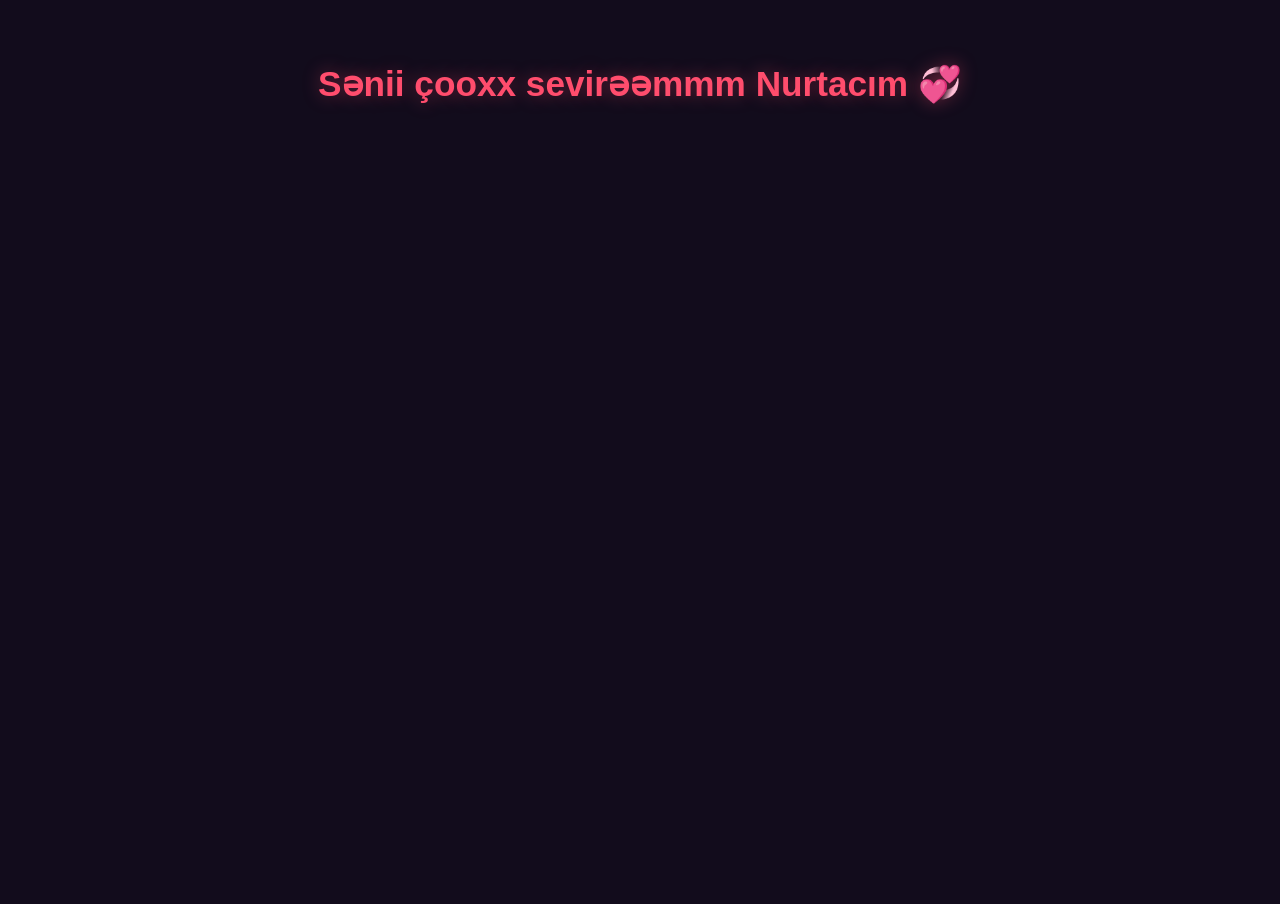
<file: nurtac-heart.html>
<!DOCTYPE html>
<html lang="az">
<head>
    <meta charset="UTF-8" />
    <meta name="viewport" content="width=device-width, initial-scale=1" />
    <title>Nurtac Heart</title>
    <link rel="stylesheet" href="external/heart/css/style2.css" />
    <style>
        .love-text {
            color: #ff4d6d;
            text-shadow: 0 0 18px rgba(255, 77, 109, 0.4);
        }
    </style>
</head>
<body>
    <div class="love-text">Sənii çooxx sevirəəmmm Nurtacım 💞</div>
    <canvas id="alx"></canvas>
    <script src="external/heart/js/script2.js"></script>
</body>
</html>
</file>
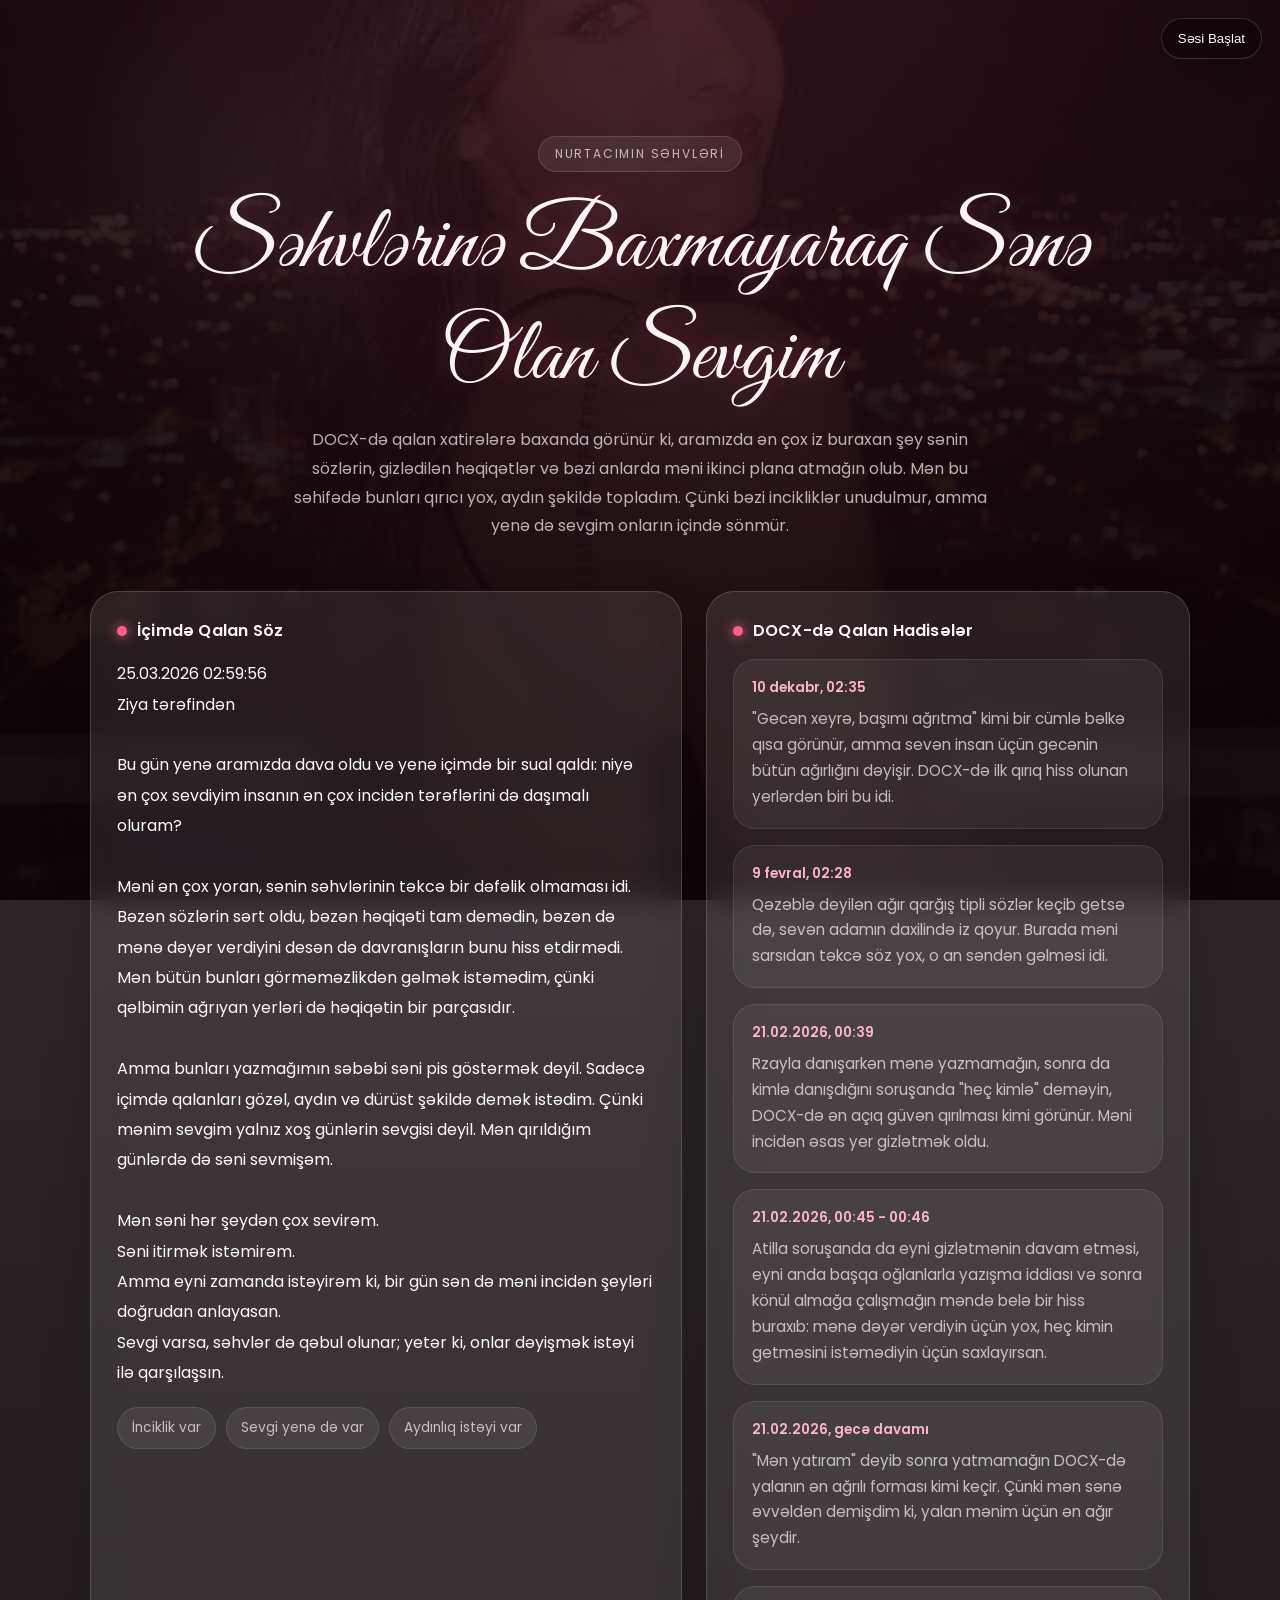
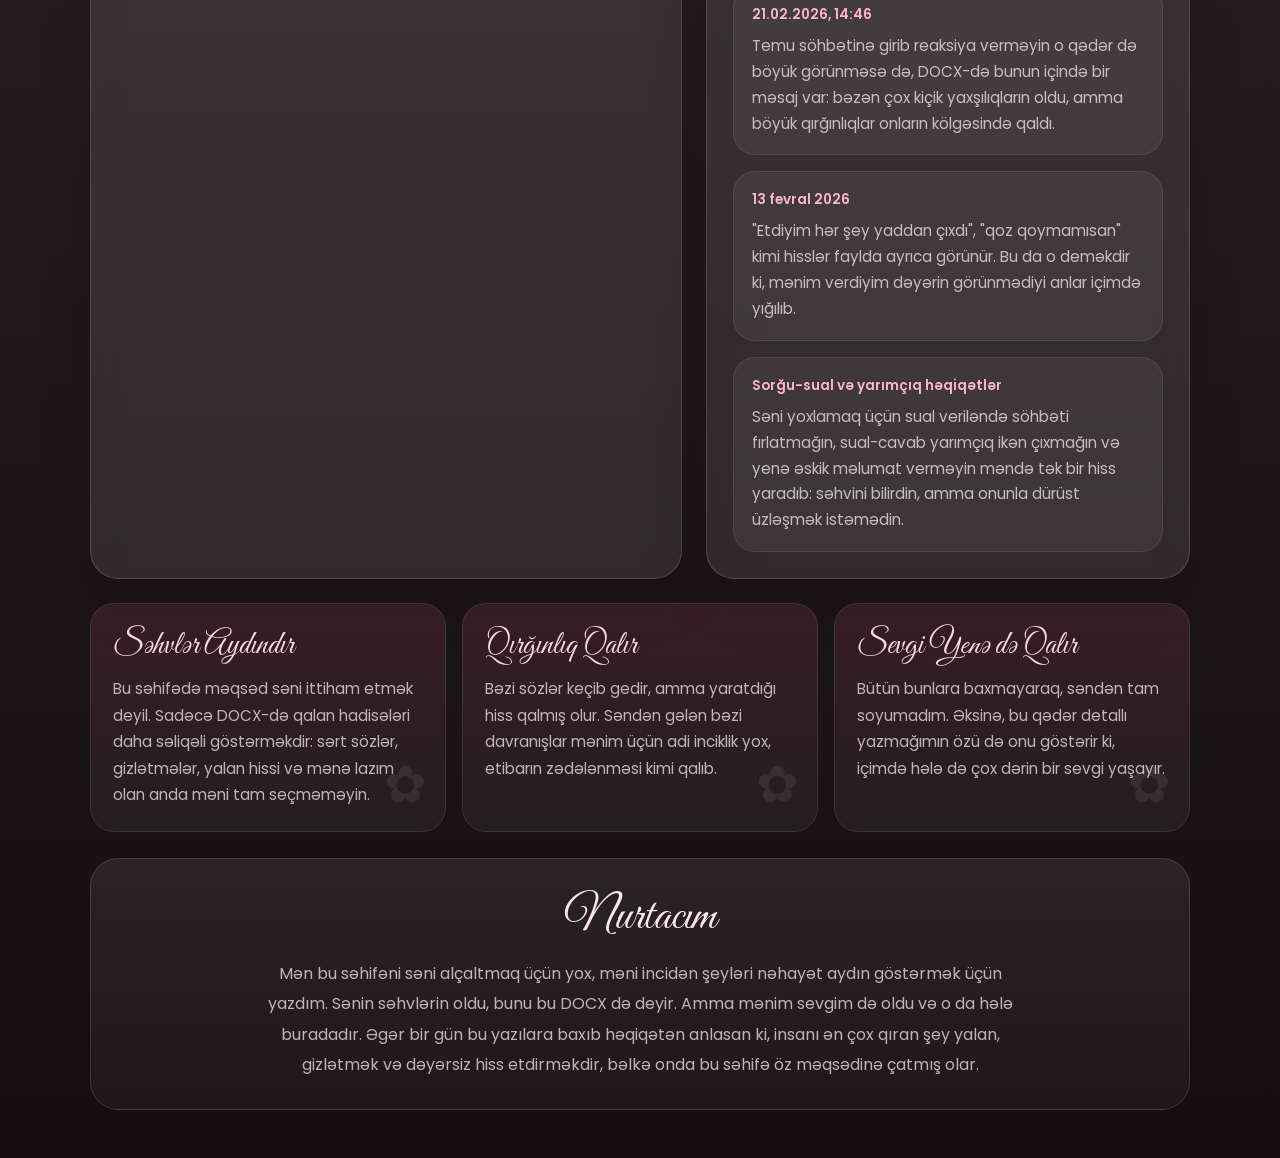
<file: nurtacima-etiraf.html>
<!doctype html>
<html lang="az">
<head>
  <meta charset="utf-8">
  <meta name="viewport" content="width=device-width, initial-scale=1">
  <title>Nurtacımın Səhvləri</title>
  <link rel="preconnect" href="https://fonts.googleapis.com">
  <link rel="preconnect" href="https://fonts.gstatic.com" crossorigin>
  <link href="https://fonts.googleapis.com/css2?family=Great+Vibes&family=Poppins:wght@300;400;500;600;700&display=swap" rel="stylesheet">
  <style>
    :root {
      --bg: #1a0b10;
      --card: rgba(255, 255, 255, 0.09);
      --border: rgba(255, 255, 255, 0.16);
      --accent: #ff5f87;
      --accent-soft: rgba(255, 95, 135, 0.24);
      --text: #fff7fb;
      --muted: rgba(255, 247, 251, 0.7);
    }

    * {
      box-sizing: border-box;
    }

    html {
      scroll-behavior: smooth;
    }

    body {
      margin: 0;
      min-height: 100vh;
      font-family: 'Poppins', sans-serif;
      color: var(--text);
      background:
        radial-gradient(circle at top, rgba(255, 95, 135, 0.22), transparent 34%),
        linear-gradient(180deg, rgba(13, 4, 8, 0.82), rgba(11, 4, 7, 0.96)),
        url('assets/hero-main.png') center/cover fixed;
      overflow-x: hidden;
    }

    .veil {
      position: fixed;
      inset: 0;
      background:
        linear-gradient(180deg, rgba(15, 5, 9, 0.3), rgba(15, 5, 9, 0.78)),
        radial-gradient(circle at 20% 20%, rgba(255, 255, 255, 0.08), transparent 18%);
      pointer-events: none;
      z-index: 0;
    }

    .petal {
      position: fixed;
      top: -60px;
      width: 18px;
      height: 28px;
      background: linear-gradient(180deg, #ff9ab0, #ff4d6d);
      border-radius: 14px 14px 14px 2px;
      opacity: 0.75;
      pointer-events: none;
      filter: blur(0.3px);
      animation: fall linear infinite;
      z-index: 0;
    }

    @keyframes fall {
      0% { transform: translate3d(0, 0, 0) rotate(0deg); opacity: 0; }
      15% { opacity: 0.8; }
      100% { transform: translate3d(var(--x-end), 110vh, 0) rotate(360deg); opacity: 0; }
    }

    .audio-toggle {
      position: fixed;
      right: 18px;
      top: 18px;
      z-index: 5;
      border: 1px solid var(--border);
      background: rgba(0, 0, 0, 0.35);
      backdrop-filter: blur(12px);
      color: var(--text);
      border-radius: 999px;
      padding: 12px 16px;
      cursor: pointer;
      box-shadow: 0 12px 30px rgba(0, 0, 0, 0.22);
    }

    .wrap {
      position: relative;
      z-index: 1;
      width: min(1100px, calc(100% - 32px));
      margin: 0 auto;
      padding: 92px 0 48px;
    }

    .hero {
      text-align: center;
      padding: 44px 20px 26px;
    }

    .hero-kicker {
      display: inline-block;
      padding: 8px 16px;
      border-radius: 999px;
      background: rgba(255, 255, 255, 0.08);
      border: 1px solid rgba(255, 255, 255, 0.12);
      color: var(--muted);
      letter-spacing: 1.8px;
      text-transform: uppercase;
      font-size: 0.75rem;
    }

    h1 {
      margin: 18px 0 12px;
      font-family: 'Great Vibes', cursive;
      font-size: clamp(3.3rem, 7vw, 5.8rem);
      font-weight: 400;
      color: #fff5f8;
      text-shadow: 0 0 25px rgba(255, 95, 135, 0.28);
    }

    .hero-sub {
      max-width: 720px;
      margin: 0 auto;
      color: var(--muted);
      line-height: 1.8;
      font-size: 1rem;
    }

    .grid {
      display: grid;
      grid-template-columns: 1.1fr 0.9fr;
      gap: 24px;
      margin-top: 24px;
    }

    .card {
      background: var(--card);
      border: 1px solid var(--border);
      backdrop-filter: blur(14px);
      border-radius: 28px;
      padding: 26px;
      box-shadow: 0 24px 50px rgba(0, 0, 0, 0.18);
    }

    .card-title {
      display: flex;
      align-items: center;
      gap: 10px;
      margin-bottom: 16px;
      font-weight: 600;
      color: #fff3f7;
      letter-spacing: 0.2px;
    }

    .card-title span {
      width: 10px;
      height: 10px;
      border-radius: 50%;
      background: var(--accent);
      box-shadow: 0 0 12px var(--accent);
    }

    .confession {
      white-space: pre-line;
      line-height: 1.9;
      color: #fff7fb;
      font-size: 1rem;
    }

    .meta {
      margin-top: 18px;
      display: flex;
      gap: 10px;
      flex-wrap: wrap;
    }

    .pill {
      padding: 10px 14px;
      border-radius: 999px;
      font-size: 0.86rem;
      color: var(--muted);
      background: rgba(255, 255, 255, 0.07);
      border: 1px solid rgba(255, 255, 255, 0.1);
    }

    .timeline {
      display: grid;
      gap: 16px;
    }

    .memory {
      padding: 18px;
      border-radius: 22px;
      background: rgba(255, 255, 255, 0.06);
      border: 1px solid rgba(255, 255, 255, 0.09);
      transition: transform 0.35s ease, border-color 0.35s ease;
    }

    .memory:hover {
      transform: translateY(-4px);
      border-color: rgba(255, 95, 135, 0.34);
    }

    .memory-date {
      color: #ffb5c8;
      font-size: 0.85rem;
      margin-bottom: 8px;
      font-weight: 600;
    }

    .memory-text {
      color: var(--muted);
      line-height: 1.7;
      font-size: 0.95rem;
    }

    .rose-line {
      display: grid;
      grid-template-columns: repeat(3, 1fr);
      gap: 16px;
      margin-top: 24px;
    }

    .rose-box {
      min-height: 180px;
      padding: 22px;
      border-radius: 24px;
      background: linear-gradient(180deg, rgba(255, 95, 135, 0.12), rgba(255, 255, 255, 0.05));
      border: 1px solid rgba(255, 255, 255, 0.09);
      position: relative;
      overflow: hidden;
    }

    .rose-box::after {
      content: "✿";
      position: absolute;
      right: 18px;
      bottom: 8px;
      font-size: 3.2rem;
      color: rgba(255, 255, 255, 0.08);
    }

    .rose-box h3 {
      margin: 0 0 10px;
      font-family: 'Great Vibes', cursive;
      font-size: 2rem;
      font-weight: 400;
      color: #ffd7e2;
    }

    .rose-box p {
      margin: 0;
      color: var(--muted);
      line-height: 1.75;
      font-size: 0.95rem;
    }

    .final-note {
      margin-top: 26px;
      text-align: center;
      padding: 28px 22px;
      border-radius: 28px;
      background: linear-gradient(180deg, rgba(255,255,255,0.08), rgba(255,255,255,0.04));
      border: 1px solid rgba(255,255,255,0.12);
    }

    .final-note h2 {
      margin: 0 0 12px;
      font-family: 'Great Vibes', cursive;
      font-size: 3rem;
      font-weight: 400;
      color: #ffe6ee;
    }

    .final-note p {
      margin: 0 auto;
      max-width: 760px;
      line-height: 1.9;
      color: var(--muted);
    }

    @media (max-width: 900px) {
      .grid {
        grid-template-columns: 1fr;
      }

      .rose-line {
        grid-template-columns: 1fr;
      }
    }
  </style>
</head>
<body>
  <div class="veil"></div>
  <button class="audio-toggle" id="audioToggle">Səsi Başlat</button>
  <audio id="pageAudio" loop preload="metadata">
    <source src="assets/music.mp3" type="audio/mpeg">
  </audio>

  <div class="wrap">
    <section class="hero">
      <div class="hero-kicker">Nurtacımın Səhvləri</div>
      <h1>Səhvlərinə Baxmayaraq Sənə Olan Sevgim</h1>
      <p class="hero-sub">
        DOCX-də qalan xatirələrə baxanda görünür ki, aramızda ən çox iz buraxan şey
        sənin sözlərin, gizlədilən həqiqətlər və bəzi anlarda məni ikinci plana atmağın olub.
        Mən bu səhifədə bunları qırıcı yox, aydın şəkildə topladım. Çünki bəzi incikliklər
        unudulmur, amma yenə də sevgim onların içində sönmür.
      </p>
    </section>

    <section class="grid">
      <article class="card">
        <div class="card-title"><span></span> İçimdə Qalan Söz</div>
        <div class="confession">25.03.2026 02:59:56
Ziya tərəfindən

Bu gün yenə aramızda dava oldu və yenə içimdə bir sual qaldı: niyə ən çox sevdiyim insanın ən çox incidən tərəflərini də daşımalı oluram?

Məni ən çox yoran, sənin səhvlərinin təkcə bir dəfəlik olmaması idi. Bəzən sözlərin sərt oldu, bəzən həqiqəti tam demədin, bəzən də mənə dəyər verdiyini desən də davranışların bunu hiss etdirmədi. Mən bütün bunları görməməzlikdən gəlmək istəmədim, çünki qəlbimin ağrıyan yerləri də həqiqətin bir parçasıdır.

Amma bunları yazmağımın səbəbi səni pis göstərmək deyil. Sadəcə içimdə qalanları gözəl, aydın və dürüst şəkildə demək istədim. Çünki mənim sevgim yalnız xoş günlərin sevgisi deyil. Mən qırıldığım günlərdə də səni sevmişəm.

Mən səni hər şeydən çox sevirəm.
Səni itirmək istəmirəm.
Amma eyni zamanda istəyirəm ki, bir gün sən də məni incidən şeyləri doğrudan anlayasan.
Sevgi varsa, səhvlər də qəbul olunar; yetər ki, onlar dəyişmək istəyi ilə qarşılaşsın.</div>
        <div class="meta">
          <div class="pill">İnciklik var</div>
          <div class="pill">Sevgi yenə də var</div>
          <div class="pill">Aydınlıq istəyi var</div>
        </div>
      </article>

      <article class="card">
        <div class="card-title"><span></span> DOCX-də Qalan Hadisələr</div>
        <div class="timeline">
          <div class="memory">
            <div class="memory-date">10 dekabr, 02:35</div>
            <div class="memory-text">"Gecən xeyrə, başımı ağrıtma" kimi bir cümlə bəlkə qısa görünür, amma sevən insan üçün gecənin bütün ağırlığını dəyişir. DOCX-də ilk qırıq hiss olunan yerlərdən biri bu idi.</div>
          </div>
          <div class="memory">
            <div class="memory-date">9 fevral, 02:28</div>
            <div class="memory-text">Qəzəblə deyilən ağır qarğış tipli sözlər keçib getsə də, sevən adamın daxilində iz qoyur. Burada məni sarsıdan təkcə söz yox, o an səndən gəlməsi idi.</div>
          </div>
          <div class="memory">
            <div class="memory-date">21.02.2026, 00:39</div>
            <div class="memory-text">Rzayla danışarkən mənə yazmamağın, sonra da kimlə danışdığını soruşanda "heç kimlə" deməyin, DOCX-də ən açıq güvən qırılması kimi görünür. Məni incidən əsas yer gizlətmək oldu.</div>
          </div>
          <div class="memory">
            <div class="memory-date">21.02.2026, 00:45 - 00:46</div>
            <div class="memory-text">Atilla soruşanda da eyni gizlətmənin davam etməsi, eyni anda başqa oğlanlarla yazışma iddiası və sonra könül almağa çalışmağın məndə belə bir hiss buraxıb: mənə dəyər verdiyin üçün yox, heç kimin getməsini istəmədiyin üçün saxlayırsan.</div>
          </div>
          <div class="memory">
            <div class="memory-date">21.02.2026, gecə davamı</div>
            <div class="memory-text">"Mən yatıram" deyib sonra yatmamağın DOCX-də yalanın ən ağrılı forması kimi keçir. Çünki mən sənə əvvəldən demişdim ki, yalan mənim üçün ən ağır şeydir.</div>
          </div>
          <div class="memory">
            <div class="memory-date">21.02.2026, 14:46</div>
            <div class="memory-text">Temu söhbətinə girib reaksiya verməyin o qədər də böyük görünməsə də, DOCX-də bunun içində bir məsaj var: bəzən çox kiçik yaxşılıqların oldu, amma böyük qırğınlıqlar onların kölgəsində qaldı.</div>
          </div>
          <div class="memory">
            <div class="memory-date">13 fevral 2026</div>
            <div class="memory-text">"Etdiyim hər şey yaddan çıxdı", "qoz qoymamısan" kimi hisslər faylda ayrıca görünür. Bu da o deməkdir ki, mənim verdiyim dəyərin görünmədiyi anlar içimdə yığılıb.</div>
          </div>
          <div class="memory">
            <div class="memory-date">Sorğu-sual və yarımçıq həqiqətlər</div>
            <div class="memory-text">Səni yoxlamaq üçün sual veriləndə söhbəti fırlatmağın, sual-cavab yarımçıq ikən çıxmağın və yenə əskik məlumat verməyin məndə tək bir hiss yaradıb: səhvini bilirdin, amma onunla dürüst üzləşmək istəmədin.</div>
          </div>
        </div>
      </article>
    </section>

    <section class="rose-line">
      <div class="rose-box">
        <h3>Səhvlər Aydındır</h3>
        <p>Bu səhifədə məqsəd səni ittiham etmək deyil. Sadəcə DOCX-də qalan hadisələri daha səliqəli göstərməkdir: sərt sözlər, gizlətmələr, yalan hissi və mənə lazım olan anda məni tam seçməməyin.</p>
      </div>
      <div class="rose-box">
        <h3>Qırğınlıq Qalır</h3>
        <p>Bəzi sözlər keçib gedir, amma yaratdığı hiss qalmış olur. Səndən gələn bəzi davranışlar mənim üçün adi inciklik yox, etibarın zədələnməsi kimi qalıb.</p>
      </div>
      <div class="rose-box">
        <h3>Sevgi Yenə də Qalır</h3>
        <p>Bütün bunlara baxmayaraq, səndən tam soyumadım. Əksinə, bu qədər detallı yazmağımın özü də onu göstərir ki, içimdə hələ də çox dərin bir sevgi yaşayır.</p>
      </div>
    </section>

    <section class="final-note">
      <h2>Nurtacım</h2>
      <p>
        Mən bu səhifəni səni alçaltmaq üçün yox, məni incidən şeyləri nəhayət aydın göstərmək üçün yazdım.
        Sənin səhvlərin oldu, bunu bu DOCX də deyir. Amma mənim sevgim də oldu və o da hələ buradadır.
        Əgər bir gün bu yazılara baxıb həqiqətən anlasan ki, insanı ən çox qıran şey yalan, gizlətmək və dəyərsiz hiss etdirməkdir,
        bəlkə onda bu səhifə öz məqsədinə çatmış olar.
      </p>
    </section>
  </div>

  <script>
    const audio = document.getElementById('pageAudio');
    const audioToggle = document.getElementById('audioToggle');
    let isPlaying = false;

    audioToggle.addEventListener('click', async () => {
      try {
        if (isPlaying) {
          audio.pause();
          audioToggle.textContent = 'Səsi Başlat';
        } else {
          await audio.play();
          audioToggle.textContent = 'Səsi Dayandır';
        }
        isPlaying = !isPlaying;
      } catch (err) {
        audioToggle.textContent = 'Səs Açılmadı';
      }
    });

    const petalCount = 18;
    for (let i = 0; i < petalCount; i++) {
      const petal = document.createElement('div');
      petal.className = 'petal';
      petal.style.left = `${Math.random() * 100}vw`;
      petal.style.animationDuration = `${9 + Math.random() * 10}s`;
      petal.style.animationDelay = `${Math.random() * 8}s`;
      petal.style.setProperty('--x-end', `${-100 + Math.random() * 200}px`);
      document.body.appendChild(petal);
    }
  </script>
</body>
</html>
</file>
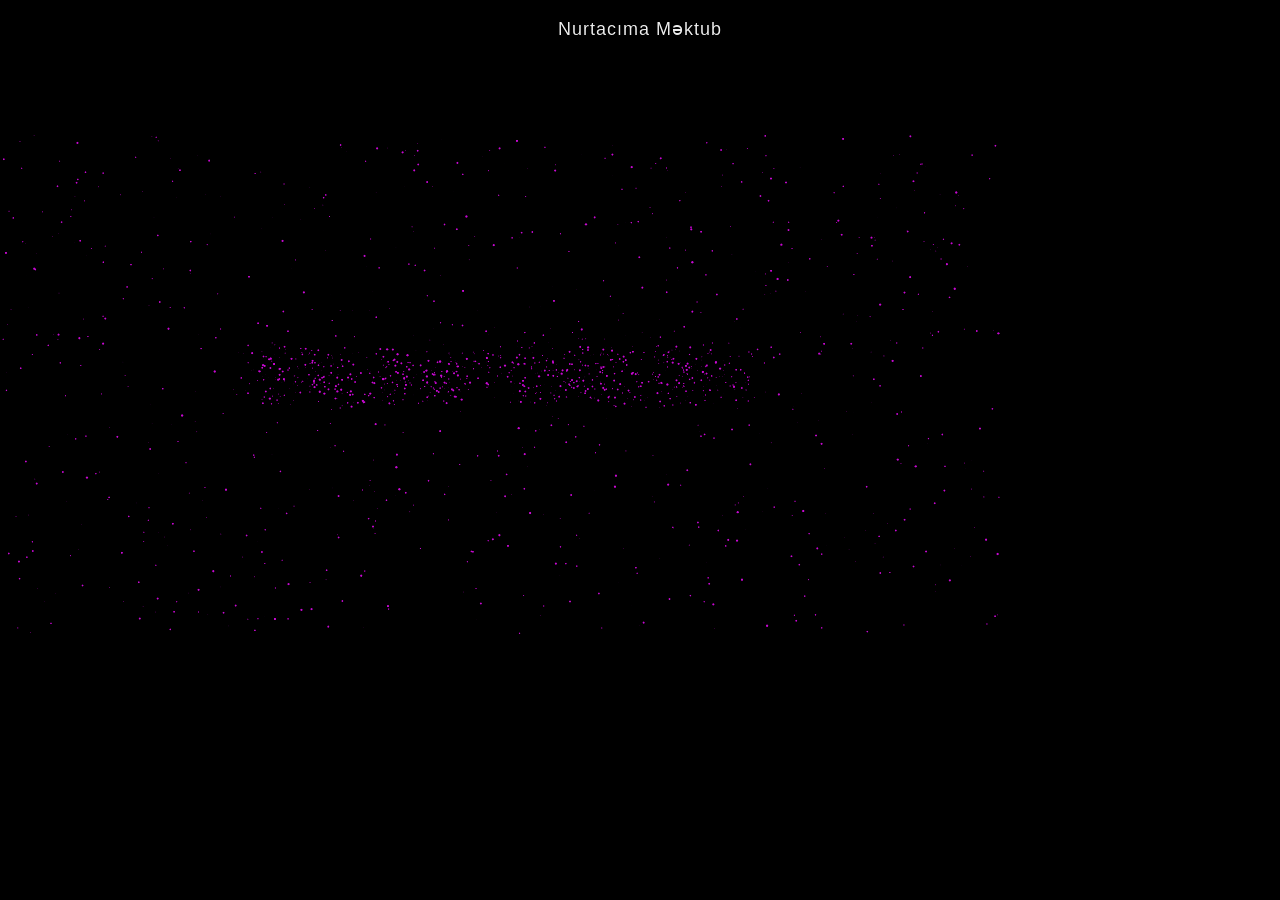
<file: nurtacima-mektub.html>
<!doctype html>
<html lang="az">
  <head>
    <meta charset="utf-8">
    <meta name="viewport" content="width=device-width, initial-scale=1.0">
    <link rel="stylesheet" href="external/mektub/style.css">
    <title>Nurtacıma Məktub</title>
    <style>
      .page-kicker {
        position: fixed;
        top: 18px;
        left: 50%;
        transform: translateX(-50%);
        color: rgba(255,255,255,0.85);
        font-family: Arial, sans-serif;
        font-size: 18px;
        letter-spacing: 1px;
        z-index: 2;
        text-shadow: 0 0 12px rgba(255,255,255,0.2);
      }
    </style>
  </head>
  <body>
    <div class="page-kicker">Nurtacıma Məktub</div>
    <div class="container">
      <div class="content">
        <canvas id="canvas"></canvas>
      </div>
    </div>
    <script src="external/mektub/script.js"></script>
  </body>
</html>
</file>
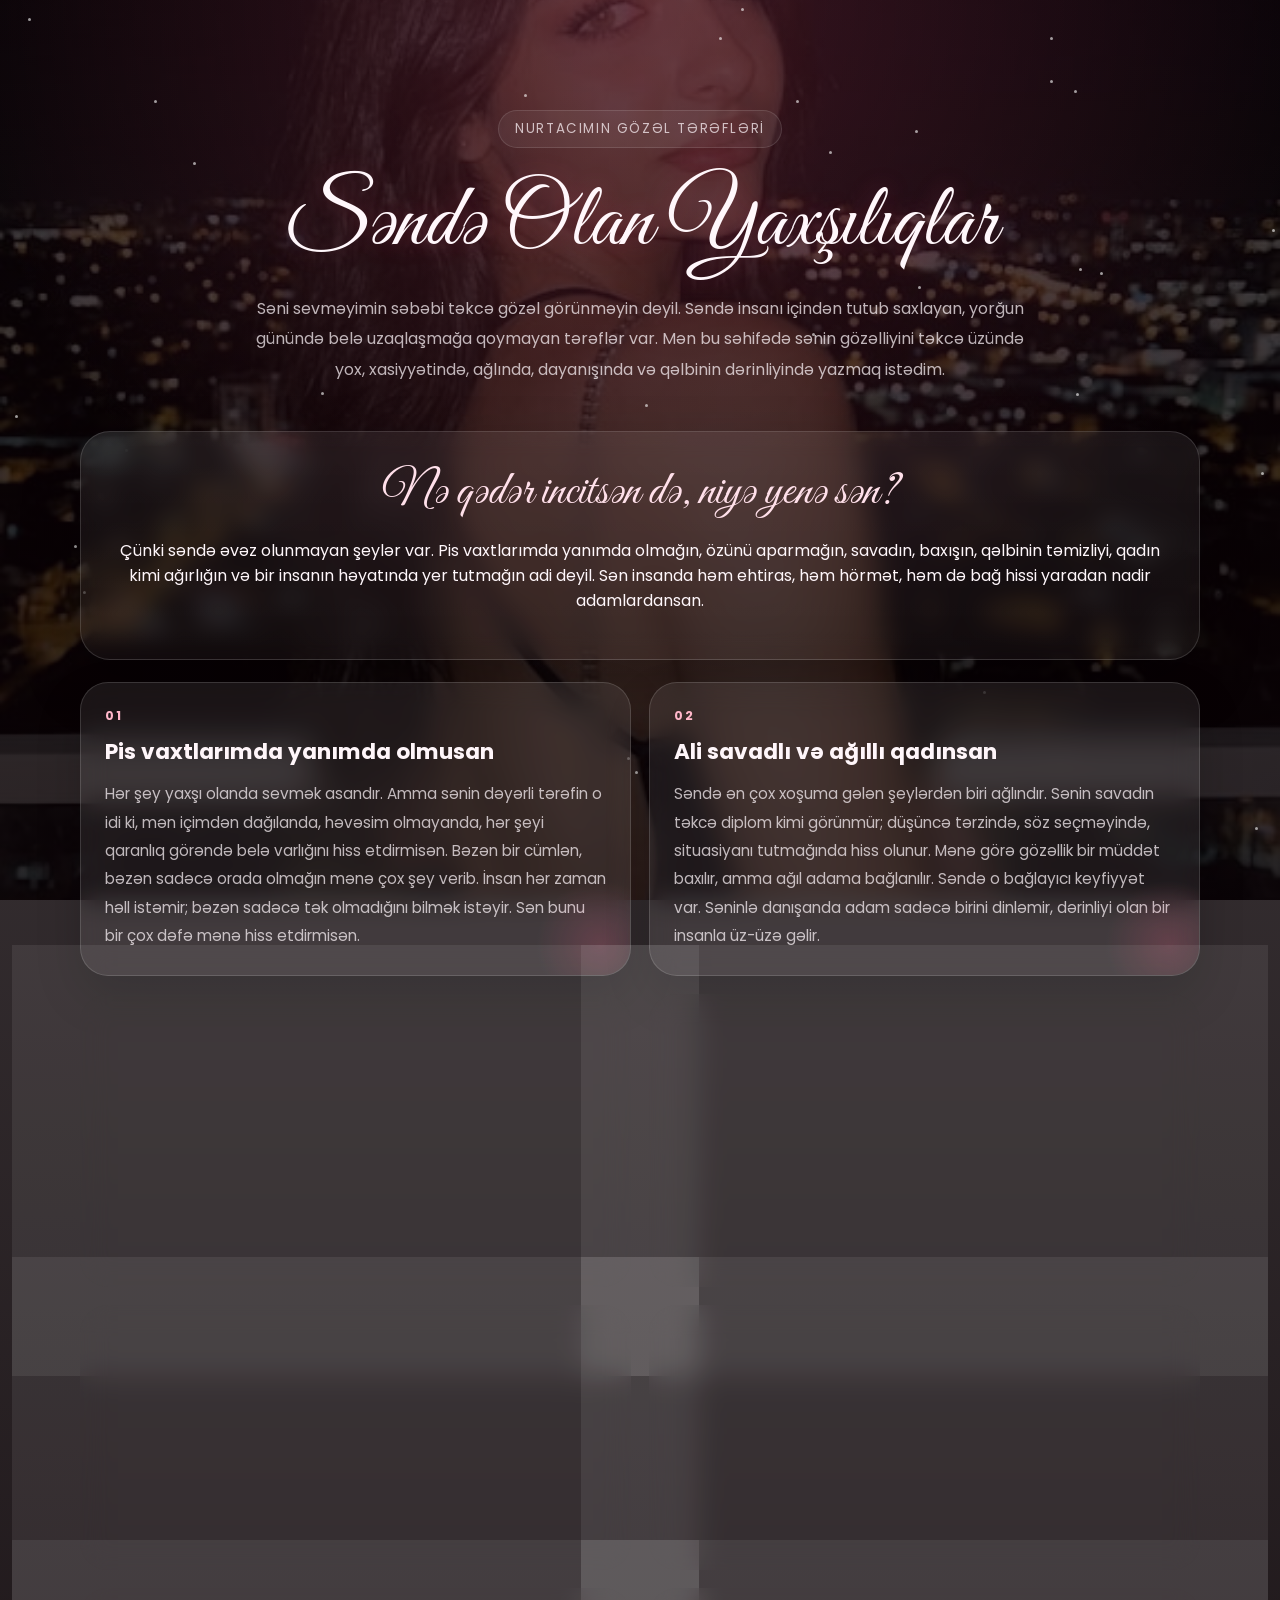
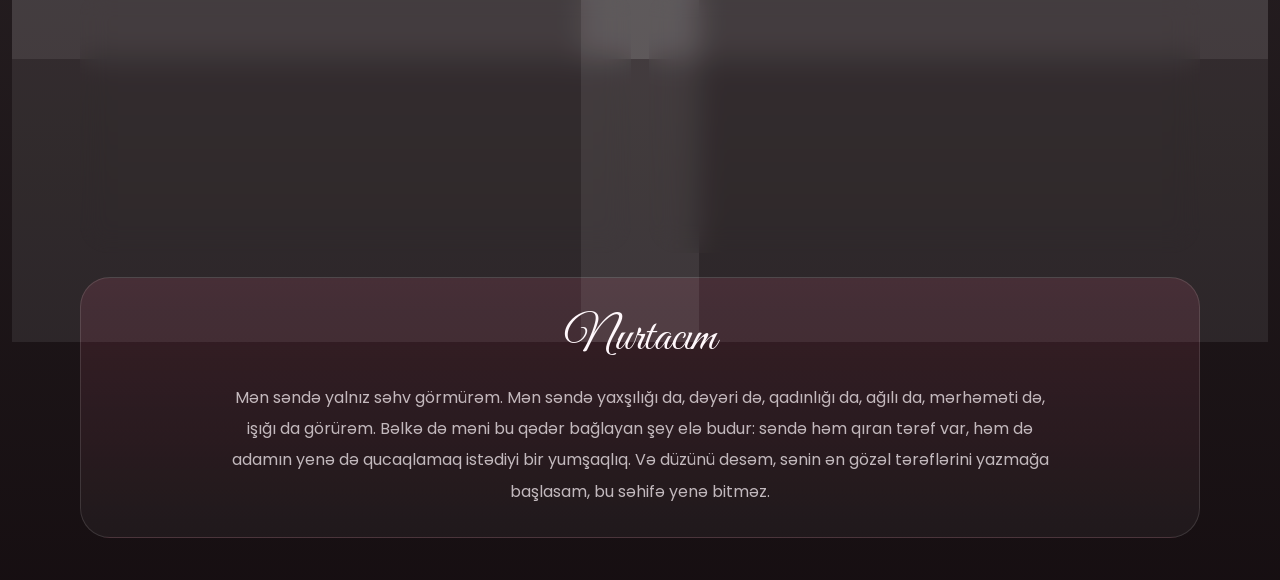
<file: nurtacimin-gozel-terefleri.html>
<!doctype html>
<html lang="az">
<head>
  <meta charset="utf-8">
  <meta name="viewport" content="width=device-width, initial-scale=1">
  <title>Nurtacımın Gözəl Tərəfləri</title>
  <link rel="preconnect" href="https://fonts.googleapis.com">
  <link rel="preconnect" href="https://fonts.gstatic.com" crossorigin>
  <link href="https://fonts.googleapis.com/css2?family=Great+Vibes&family=Poppins:wght@300;400;500;600;700&display=swap" rel="stylesheet">
  <style>
    :root {
      --bg: #13070c;
      --card: rgba(255,255,255,0.08);
      --border: rgba(255,255,255,0.14);
      --accent: #ff5b87;
      --text: #fff7fb;
      --muted: rgba(255,247,251,0.72);
    }
    * { box-sizing: border-box; }
    body {
      margin: 0;
      min-height: 100vh;
      color: var(--text);
      font-family: 'Poppins', sans-serif;
      background:
        radial-gradient(circle at top, rgba(255,91,135,0.2), transparent 30%),
        linear-gradient(180deg, rgba(10,2,5,0.76), rgba(10,2,5,0.95)),
        url('assets/hero-main.png') center/cover fixed;
      overflow-x: hidden;
    }
    .stars, .petals { position: fixed; inset: 0; pointer-events: none; }
    .star {
      position: absolute;
      width: 3px; height: 3px; border-radius: 50%;
      background: white; opacity: .6;
      animation: twinkle 2.4s ease-in-out infinite;
    }
    .petal {
      position: absolute;
      top: -40px;
      width: 16px; height: 24px;
      border-radius: 12px 12px 12px 2px;
      background: linear-gradient(180deg, #ff9ab0, #ff537d);
      animation: petalFall linear infinite;
      opacity: .75;
    }
    @keyframes twinkle { 50% { transform: scale(1.9); opacity: 1; } }
    @keyframes petalFall { to { transform: translate3d(var(--drift), 110vh, 0) rotate(420deg); opacity: 0; } }
    .wrap {
      width: min(1120px, calc(100% - 32px));
      margin: 0 auto;
      padding: 80px 0 42px;
      position: relative;
      z-index: 1;
    }
    .hero {
      text-align: center;
      padding: 30px 18px 24px;
    }
    .hero small {
      display: inline-block;
      padding: 8px 16px;
      border-radius: 999px;
      border: 1px solid rgba(255,255,255,0.12);
      background: rgba(255,255,255,0.06);
      color: var(--muted);
      letter-spacing: 1.6px;
      text-transform: uppercase;
    }
    .hero h1 {
      margin: 20px 0 14px;
      font-family: 'Great Vibes', cursive;
      font-size: clamp(3.4rem, 7vw, 6rem);
      font-weight: 400;
      text-shadow: 0 0 24px rgba(255,91,135,0.25);
    }
    .hero p {
      margin: 0 auto;
      max-width: 800px;
      color: var(--muted);
      line-height: 1.9;
    }
    .spotlight {
      margin-top: 22px;
      padding: 30px;
      border-radius: 30px;
      background: linear-gradient(180deg, rgba(255,255,255,0.07), rgba(255,255,255,0.04));
      border: 1px solid var(--border);
      backdrop-filter: blur(12px);
      box-shadow: 0 25px 60px rgba(0,0,0,0.24);
      text-align: center;
    }
    .spotlight h2 {
      margin: 0 0 12px;
      font-family: 'Great Vibes', cursive;
      font-size: 3rem;
      font-weight: 400;
      color: #ffe0ea;
    }
    .grid {
      margin-top: 22px;
      display: grid;
      grid-template-columns: repeat(2, 1fr);
      gap: 18px;
    }
    .card {
      position: relative;
      overflow: hidden;
      padding: 24px;
      min-height: 220px;
      border-radius: 28px;
      border: 1px solid var(--border);
      background: var(--card);
      backdrop-filter: blur(14px);
      box-shadow: 0 20px 45px rgba(0,0,0,0.18);
      transition: transform .35s ease, border-color .35s ease;
    }
    .card:hover {
      transform: translateY(-6px);
      border-color: rgba(255,91,135,0.35);
    }
    .card::after {
      content: '';
      position: absolute;
      inset: auto -40px -40px auto;
      width: 140px; height: 140px;
      background: radial-gradient(circle, rgba(255,91,135,0.18), transparent 65%);
    }
    .card .num {
      font-size: .78rem;
      letter-spacing: 1.8px;
      text-transform: uppercase;
      color: #ffb7ca;
      margin-bottom: 10px;
      font-weight: 700;
    }
    .card h3 {
      margin: 0 0 12px;
      font-size: 1.35rem;
      color: #fff6fa;
    }
    .card p {
      margin: 0;
      color: var(--muted);
      line-height: 1.85;
      font-size: .96rem;
    }
    .final {
      margin-top: 24px;
      padding: 30px;
      border-radius: 30px;
      background: linear-gradient(180deg, rgba(255,91,135,0.12), rgba(255,255,255,0.04));
      border: 1px solid rgba(255,255,255,0.12);
      text-align: center;
    }
    .final h2 {
      margin: 0 0 14px;
      font-family: 'Great Vibes', cursive;
      font-size: 3rem;
      font-weight: 400;
    }
    .final p {
      margin: 0 auto;
      max-width: 840px;
      color: var(--muted);
      line-height: 1.95;
    }
    @media (max-width: 820px) {
      .grid { grid-template-columns: 1fr; }
      .spotlight, .final, .card { padding: 22px; }
    }
  </style>
</head>
<body>
  <div class="stars" id="stars"></div>
  <div class="petals" id="petals"></div>
  <div class="wrap">
    <section class="hero">
      <small>Nurtacımın Gözəl Tərəfləri</small>
      <h1>Səndə Olan Yaxşılıqlar</h1>
      <p>
        Səni sevməyimin səbəbi təkcə gözəl görünməyin deyil. Səndə insanı içindən tutub saxlayan,
        yorğun günündə belə uzaqlaşmağa qoymayan tərəflər var. Mən bu səhifədə sənin gözəlliyini
        təkcə üzündə yox, xasiyyətində, ağlında, dayanışında və qəlbinin dərinliyində yazmaq istədim.
      </p>
    </section>

    <section class="spotlight">
      <h2>Nə qədər incitsən də, niyə yenə sən?</h2>
      <p>
        Çünki səndə əvəz olunmayan şeylər var. Pis vaxtlarımda yanımda olmağın, özünü aparmağın,
        savadın, baxışın, qəlbinin təmizliyi, qadın kimi ağırlığın və bir insanın həyatında yer tutmağın
        adi deyil. Sən insanda həm ehtiras, həm hörmət, həm də bağ hissi yaradan nadir adamlardansan.
      </p>
    </section>

    <section class="grid">
      <article class="card">
        <div class="num">01</div>
        <h3>Pis vaxtlarımda yanımda olmusan</h3>
        <p>
          Hər şey yaxşı olanda sevmək asandır. Amma sənin dəyərli tərəfin o idi ki, mən içimdən dağılanda,
          həvəsim olmayanda, hər şeyi qaranlıq görəndə belə varlığını hiss etdirmisən. Bəzən bir cümlən,
          bəzən sadəcə orada olmağın mənə çox şey verib. İnsan hər zaman həll istəmir; bəzən sadəcə
          tək olmadığını bilmək istəyir. Sən bunu bir çox dəfə mənə hiss etdirmisən.
        </p>
      </article>

      <article class="card">
        <div class="num">02</div>
        <h3>Ali savadlı və ağıllı qadınsan</h3>
        <p>
          Səndə ən çox xoşuma gələn şeylərdən biri ağlındır. Sənin savadın təkcə diplom kimi görünmür;
          düşüncə tərzində, söz seçməyində, situasiyanı tutmağında hiss olunur. Mənə görə gözəllik bir müddət
          baxılır, amma ağıl adama bağlanılır. Səndə o bağlayıcı keyfiyyət var. Səninlə danışanda adam
          sadəcə birini dinləmir, dərinliyi olan bir insanla üz-üzə gəlir.
        </p>
      </article>

      <article class="card">
        <div class="num">03</div>
        <h3>Varlısan, amma təkcə maddi yox</h3>
        <p>
          Mən "varlısan" deyəndə bunu təkcə pul kimi görmürəm. Sən enerjində, baxışında, özünü daşımağında,
          zövqündə və qadınlıq auranda da zəngin birisən. Səndə kasadlıq hissi yoxdur. Özünü təqdim etməyində,
          seçdiyin şeylərdə, səssiz dayanışında belə bir doluluq var. Sanki həyatın sənə verdiyi şeyləri
          içində yığmısan və bu da səni daha xüsusi göstərir.
        </p>
      </article>

      <article class="card">
        <div class="num">04</div>
        <h3>Qəlbin təmizdir</h3>
        <p>
          Bəzən səhvlərin olur, amma mən yenə də sənin qəlbinin içində pislikdən çox təmizlik gördüm.
          Səndə qaranlıqdan çox nur var. Adamın üzünə baxanda bəzi şeylər görünür; sənin baxışında həm
          zəriflik, həm utancaqlıq, həm də saf bir tərəf var. Məni sənə çəkən şeylərdən biri də bu olub:
          içində hələ korlanmamış bir saflıq hissi var.
        </p>
      </article>

      <article class="card">
        <div class="num">05</div>
        <h3>Özünə baxmağın və zövqün fərqlidir</h3>
        <p>
          Sənin geyimin, fotolardakı duruşun, özünü təqdim etməyin, bir rəngi seçməyin belə başqadır.
          Səndə zövqsüzlük yoxdur. Hər şeyin içində bir nizam, bir qadın incəliyi və bir yaraşıq var.
          Təkcə gözəl deyilsən; gözəlliyini necə daşıyacağını bilən birisən. Bu da səni daha da yaddaqalan edir.
        </p>
      </article>

      <article class="card">
        <div class="num">06</div>
        <h3>Mənə təsirin dərindir</h3>
        <p>
          Hər insan adamın içində bu qədər iz qoymur. Sən qoymusan. Səninlə olan yaxşı bir gün uzun müddət
          məni yaşadır, səninlə olan pis bir an da uzun müddət məni susdurur. Bu bir tərəfdən ağırdır,
          amma bir tərəfdən də göstərir ki, sən mənim üçün sıradan biri olmamısan. Sənin yerin adi deyil.
        </p>
      </article>

      <article class="card">
        <div class="num">07</div>
        <h3>Qadın kimi ağırlığın var</h3>
        <p>
          Səndə uşaq kimi şirin tərəf də var, amma eyni zamanda qadın kimi ağırlıq da var. Baxışında, susmağında,
          addımında və özünü aparmağında bu hiss olunur. Adam bəzən birinə sadəcə xoşuna gəldiyi üçün yox,
          "bu qadında başqa bir şey var" dediyi üçün bağlanır. Mənim səndə hiss etdiyim də elə budur.
        </p>
      </article>

      <article class="card">
        <div class="num">08</div>
        <h3>Seviləsi bir insansan</h3>
        <p>
          Bütün qırğınlıqlara baxmayaraq bir həqiqət dəyişmir: sən seviləsi bir insansan. Səndə insanı
          özünə çəkən bir istilik, bir baxımlılıq, bir yumşaqlıq, bir canlılıq var. Elə ona görə adam
          səndən uzaqlaşmaq istəyəndə də tam gedə bilmir. Çünki səndə yenidən qayıtmağa səbəb olan çox şey var.
        </p>
      </article>
    </section>

    <section class="final">
      <h2>Nurtacım</h2>
      <p>
        Mən səndə yalnız səhv görmürəm. Mən səndə yaxşılığı da, dəyəri də, qadınlığı da, ağılı da,
        mərhəməti də, işığı da görürəm. Bəlkə də məni bu qədər bağlayan şey elə budur:
        səndə həm qıran tərəf var, həm də adamın yenə də qucaqlamaq istədiyi bir yumşaqlıq.
        Və düzünü desəm, sənin ən gözəl tərəflərini yazmağa başlasam, bu səhifə yenə bitməz.
      </p>
    </section>
  </div>

  <script>
    const stars = document.getElementById('stars');
    const petals = document.getElementById('petals');

    for (let i = 0; i < 45; i++) {
      const star = document.createElement('div');
      star.className = 'star';
      star.style.left = `${Math.random() * 100}%`;
      star.style.top = `${Math.random() * 100}%`;
      star.style.animationDelay = `${Math.random() * 2.4}s`;
      star.style.animationDuration = `${1.6 + Math.random() * 2.6}s`;
      stars.appendChild(star);
    }

    for (let i = 0; i < 20; i++) {
      const petal = document.createElement('div');
      petal.className = 'petal';
      petal.style.left = `${Math.random() * 100}%`;
      petal.style.setProperty('--drift', `${-120 + Math.random() * 240}px`);
      petal.style.animationDuration = `${10 + Math.random() * 8}s`;
      petal.style.animationDelay = `${Math.random() * 10}s`;
      petals.appendChild(petal);
    }
  </script>
</body>
</html>
</file>
<file: external/heart/css/style2.css>
body {
    padding: 0;
    margin: 0;
    overflow: hidden;
    background: #120c1c;
}

.love-text {
    position: fixed;
    top: 7vh;
    left: 0;
    width: 100vw;
    text-align: center;
    font-family: 'Marck Script', 'Comic Sans MS', cursive, sans-serif;
    font-size: 2.2rem;
    color: #d60040;
    font-weight: bold;
    pointer-events: none;
    z-index: 1;
    user-select: none;
}

@media (max-width: 600px) {
    .love-text {
        font-size: 1.2rem;
        top: 3vh;
    }
}
</file>
<file: external/mektub/style.css>
* {
    margin: 0;
    padding: 0;
    box-sizing: border-box;
}

html,
body {
    width: 100%;
    height: 100%;
    overflow-x: hidden; 
    background-color: black;
}

body {
    display: flex;
    justify-content: center;
    align-items: center;
    filter: contrast(120%);
    position: relative;
    font-family: Arial, sans-serif;
}
.container {
    width: 100%;
    height: 100%;
    background: #000000;
    display: flex;
    justify-content: center;
    align-items: center;
}
#canvas {
    max-width: 100%;
    height: auto;
    display: block;
}
a {
    text-decoration: none;
    color: rgba(200, 220, 255, 1);
    opacity: .4;
    transition: opacity .4s ease;
}

a:hover {
    opacity: 1;
}
.txt {
    color: #f8f9fa;
    text-shadow: #fff 0 0 10px;
    transition: text-shadow 2s cubic-bezier(0, 1, 0, 1);
}


@-moz-document url-prefix() {
    .txt {
        text-shadow: #fff 0 0 20px;
    }
}

@media (max-width: 600px) {
    body {
        flex-direction: column; 
        padding: 10px;
    }

    .txt {
        font-size: 14px; 
        text-align: center;
    }

    a {
        font-size: 16px;
    }
}
</file>
